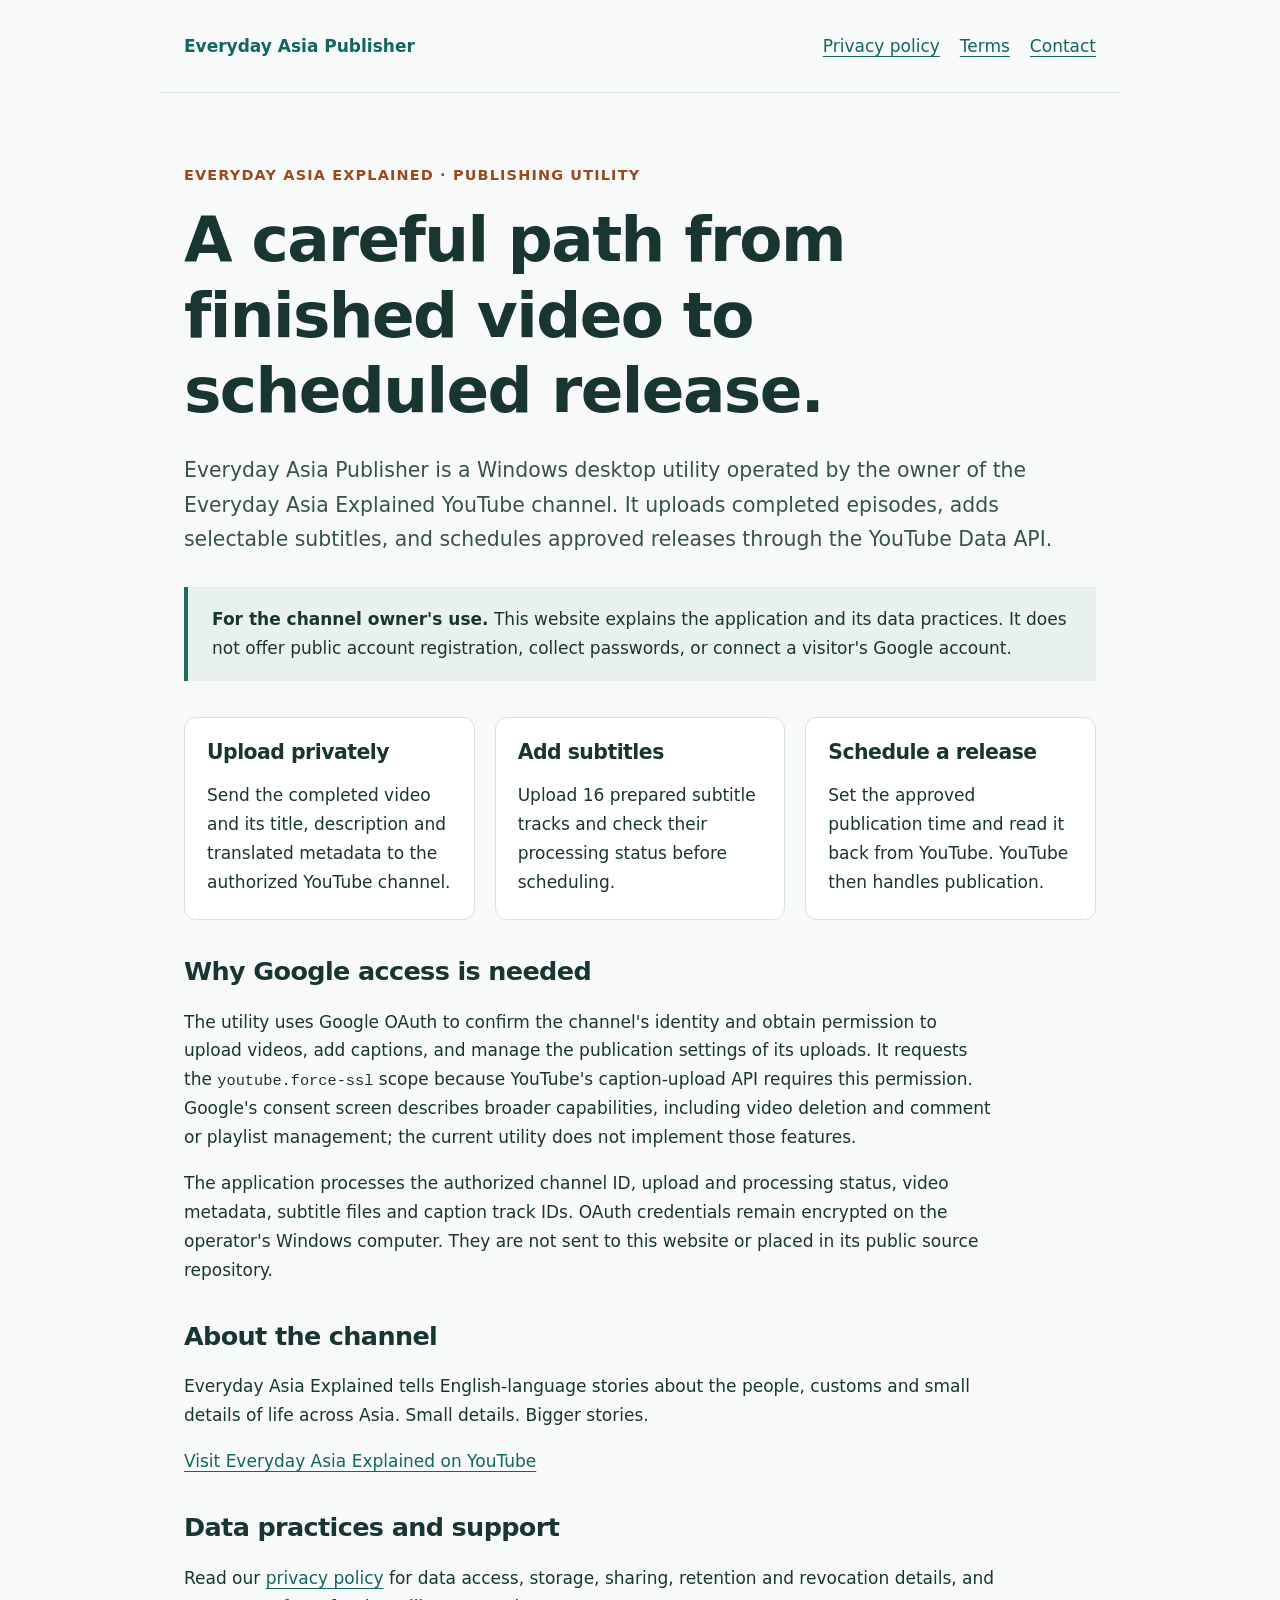
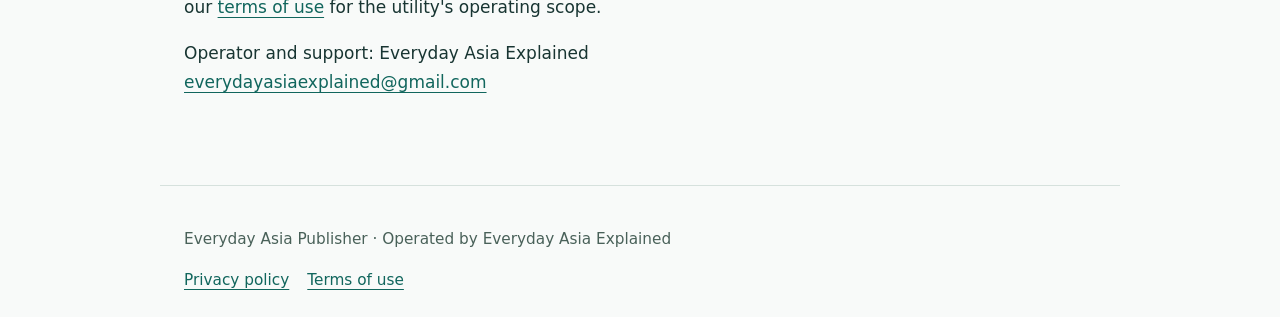
<file: index.html>
<!doctype html><html lang="en"><head><meta charset="utf-8"><meta name="viewport" content="width=device-width,initial-scale=1"><meta name="description" content="Everyday Asia Publisher is the channel owner's desktop utility for uploading videos, adding multilingual subtitles and scheduling YouTube releases."><title>Everyday Asia Publisher</title><link rel="stylesheet" href="style.css"><meta name="google-site-verification" content="k_DzpJielm5adhFmx6fTHVjOM-BO5rkBKb2INfH-TQ8" /></head><body><a class="skip" href="#main">Skip to content</a><header><a href="./">Everyday Asia Publisher</a><nav aria-label="Main navigation"><a href="privacy.html">Privacy policy</a><a href="terms.html">Terms</a><a href="mailto:everydayasiaexplained@gmail.com">Contact</a></nav></header><main id="main"><p class="eyebrow">Everyday Asia Explained · Publishing utility</p><h1>A careful path from finished video to scheduled release.</h1><p class="intro">Everyday Asia Publisher is a Windows desktop utility operated by the owner of the Everyday Asia Explained YouTube channel. It uploads completed episodes, adds selectable subtitles, and schedules approved releases through the YouTube Data API.</p><div class="panel"><strong>For the channel owner's use.</strong> This website explains the application and its data practices. It does not offer public account registration, collect passwords, or connect a visitor's Google account.</div><div class="grid"><section><h2>Upload privately</h2><p>Send the completed video and its title, description and translated metadata to the authorized YouTube channel.</p></section><section><h2>Add subtitles</h2><p>Upload 16 prepared subtitle tracks and check their processing status before scheduling.</p></section><section><h2>Schedule a release</h2><p>Set the approved publication time and read it back from YouTube. YouTube then handles publication.</p></section></div><h2>Why Google access is needed</h2><p>The utility uses Google OAuth to confirm the channel's identity and obtain permission to upload videos, add captions, and manage the publication settings of its uploads. It requests the <code>youtube.force-ssl</code> scope because YouTube's caption-upload API requires this permission. Google's consent screen describes broader capabilities, including video deletion and comment or playlist management; the current utility does not implement those features.</p><p>The application processes the authorized channel ID, upload and processing status, video metadata, subtitle files and caption track IDs. OAuth credentials remain encrypted on the operator's Windows computer. They are not sent to this website or placed in its public source repository.</p><h2>About the channel</h2><p>Everyday Asia Explained tells English-language stories about the people, customs and small details of life across Asia. Small details. Bigger stories.</p><p><a href="https://www.youtube.com/@EverydayAsiaExplained">Visit Everyday Asia Explained on YouTube</a></p><h2>Data practices and support</h2><p>Read our <a href="privacy.html">privacy policy</a> for data access, storage, sharing, retention and revocation details, and our <a href="terms.html">terms of use</a> for the utility's operating scope.</p><p>Operator and support: Everyday Asia Explained<br><a href="mailto:everydayasiaexplained@gmail.com">everydayasiaexplained@gmail.com</a></p></main><footer><p>Everyday Asia Publisher · Operated by Everyday Asia Explained</p><a href="privacy.html">Privacy policy</a><a href="terms.html">Terms of use</a></footer></body></html>
</file>
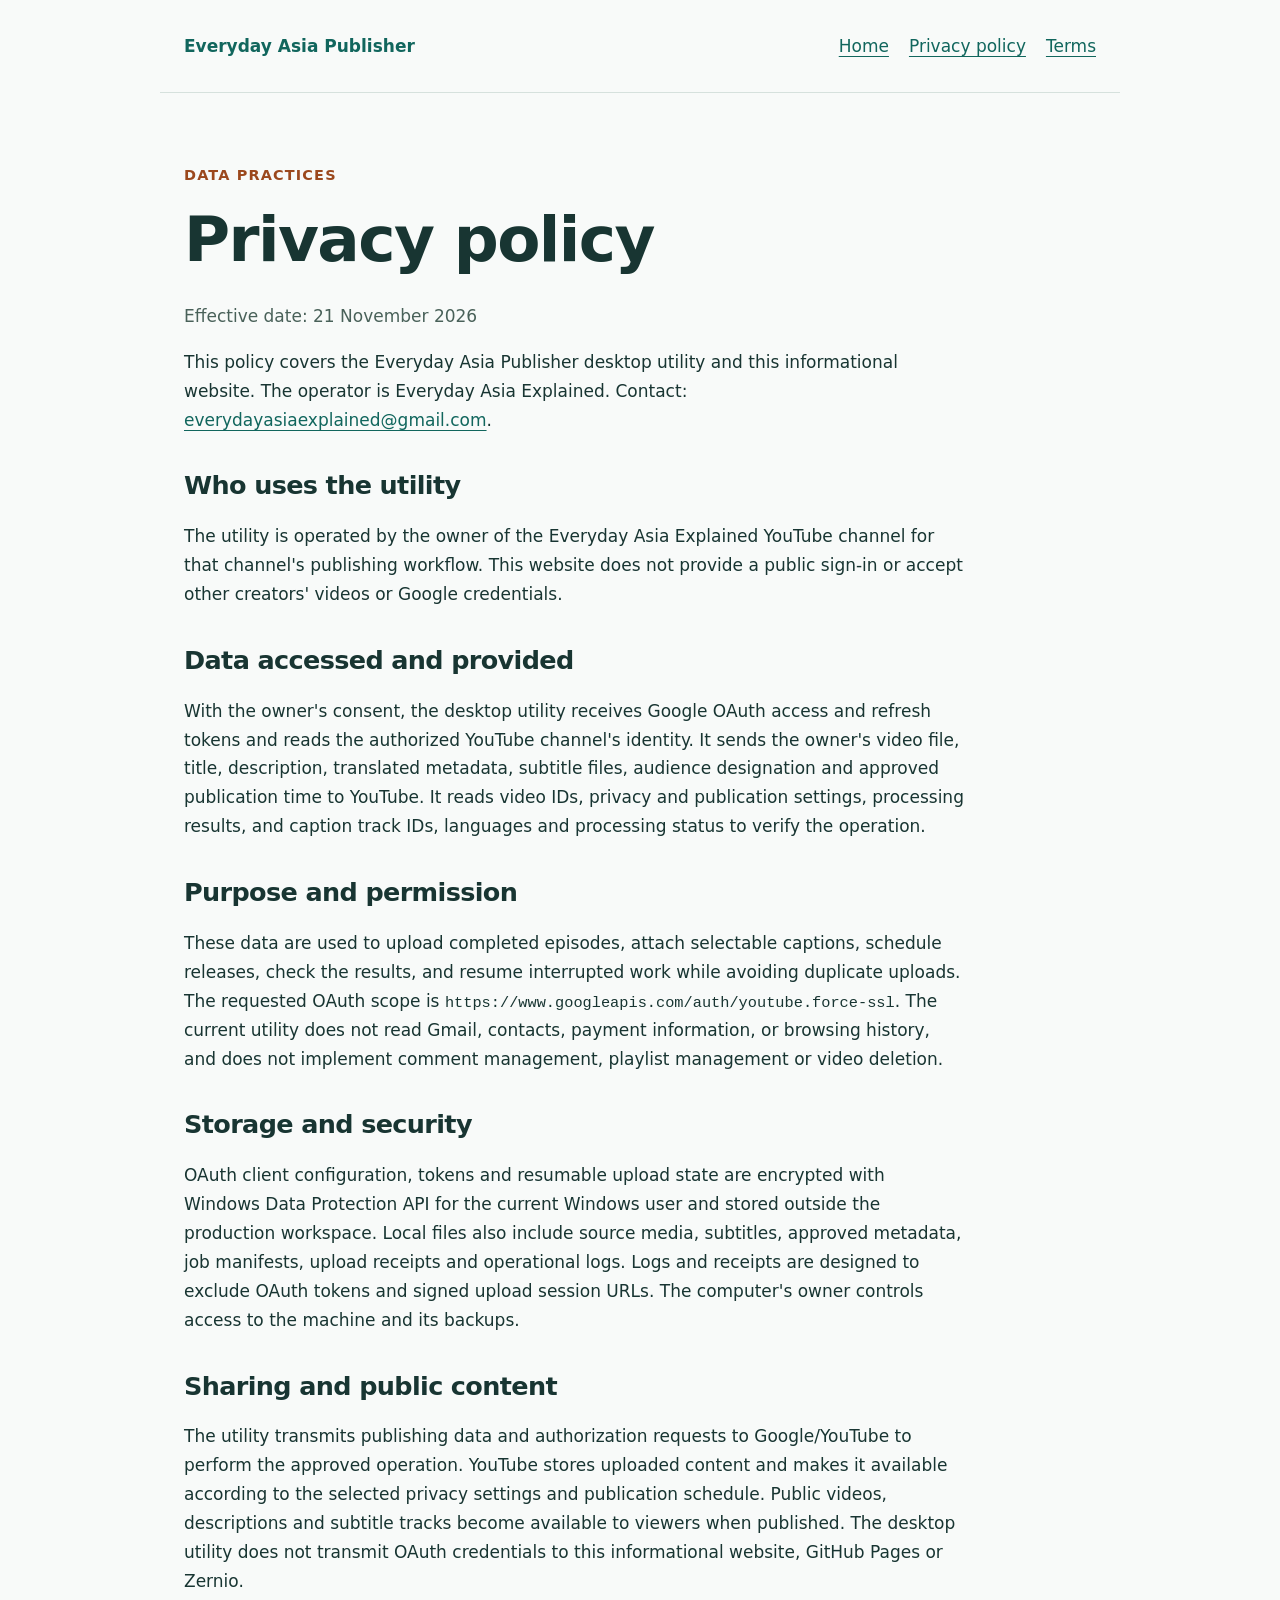
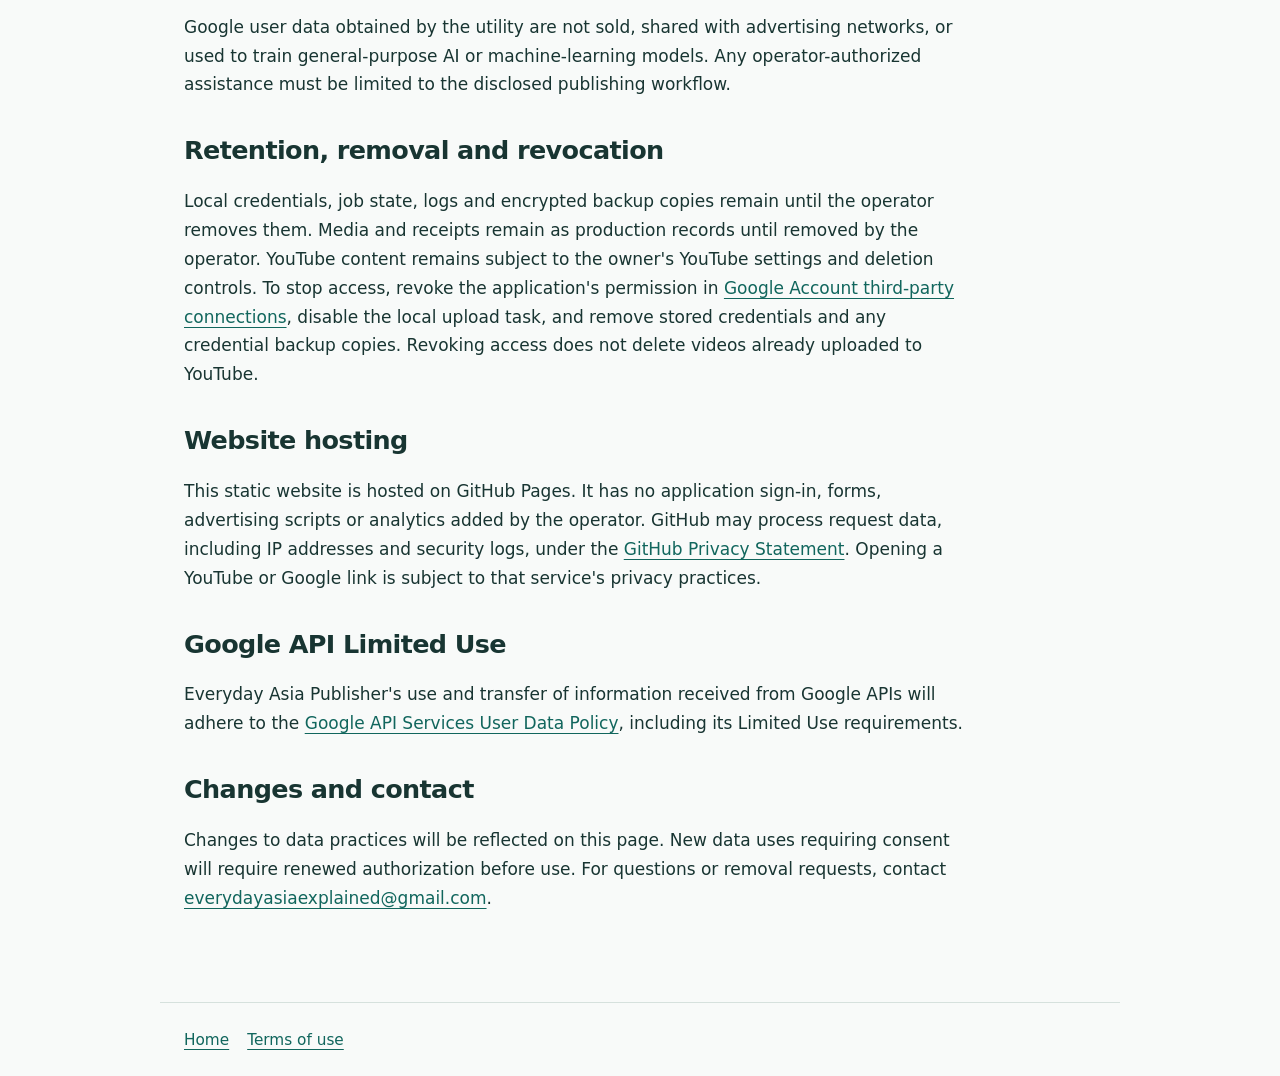
<file: privacy.html>
<!doctype html><html lang="en"><head><meta charset="utf-8"><meta name="viewport" content="width=device-width,initial-scale=1"><title>Privacy policy · Everyday Asia Publisher</title><link rel="stylesheet" href="style.css"></head><body><a class="skip" href="#main">Skip to content</a><header><a href="./">Everyday Asia Publisher</a><nav aria-label="Main navigation"><a href="./">Home</a><a href="privacy.html" aria-current="page">Privacy policy</a><a href="terms.html">Terms</a></nav></header><main id="main"><article><p class="eyebrow">Data practices</p><h1>Privacy policy</h1><p class="date">Effective date: 21 November 2026</p><p>This policy covers the Everyday Asia Publisher desktop utility and this informational website. The operator is Everyday Asia Explained. Contact: <a href="mailto:everydayasiaexplained@gmail.com">everydayasiaexplained@gmail.com</a>.</p><h2>Who uses the utility</h2><p>The utility is operated by the owner of the Everyday Asia Explained YouTube channel for that channel's publishing workflow. This website does not provide a public sign-in or accept other creators' videos or Google credentials.</p><h2>Data accessed and provided</h2><p>With the owner's consent, the desktop utility receives Google OAuth access and refresh tokens and reads the authorized YouTube channel's identity. It sends the owner's video file, title, description, translated metadata, subtitle files, audience designation and approved publication time to YouTube. It reads video IDs, privacy and publication settings, processing results, and caption track IDs, languages and processing status to verify the operation.</p><h2>Purpose and permission</h2><p>These data are used to upload completed episodes, attach selectable captions, schedule releases, check the results, and resume interrupted work while avoiding duplicate uploads. The requested OAuth scope is <code>https://www.googleapis.com/auth/youtube.force-ssl</code>. The current utility does not read Gmail, contacts, payment information, or browsing history, and does not implement comment management, playlist management or video deletion.</p><h2>Storage and security</h2><p>OAuth client configuration, tokens and resumable upload state are encrypted with Windows Data Protection API for the current Windows user and stored outside the production workspace. Local files also include source media, subtitles, approved metadata, job manifests, upload receipts and operational logs. Logs and receipts are designed to exclude OAuth tokens and signed upload session URLs. The computer's owner controls access to the machine and its backups.</p><h2>Sharing and public content</h2><p>The utility transmits publishing data and authorization requests to Google/YouTube to perform the approved operation. YouTube stores uploaded content and makes it available according to the selected privacy settings and publication schedule. Public videos, descriptions and subtitle tracks become available to viewers when published. The desktop utility does not transmit OAuth credentials to this informational website, GitHub Pages or Zernio.</p><p>Google user data obtained by the utility are not sold, shared with advertising networks, or used to train general-purpose AI or machine-learning models. Any operator-authorized assistance must be limited to the disclosed publishing workflow.</p><h2>Retention, removal and revocation</h2><p>Local credentials, job state, logs and encrypted backup copies remain until the operator removes them. Media and receipts remain as production records until removed by the operator. YouTube content remains subject to the owner's YouTube settings and deletion controls. To stop access, revoke the application's permission in <a href="https://myaccount.google.com/connections">Google Account third-party connections</a>, disable the local upload task, and remove stored credentials and any credential backup copies. Revoking access does not delete videos already uploaded to YouTube.</p><h2>Website hosting</h2><p>This static website is hosted on GitHub Pages. It has no application sign-in, forms, advertising scripts or analytics added by the operator. GitHub may process request data, including IP addresses and security logs, under the <a href="https://docs.github.com/en/site-policy/privacy-policies/github-general-privacy-statement">GitHub Privacy Statement</a>. Opening a YouTube or Google link is subject to that service's privacy practices.</p><h2>Google API Limited Use</h2><p>Everyday Asia Publisher's use and transfer of information received from Google APIs will adhere to the <a href="https://developers.google.com/terms/api-services-user-data-policy">Google API Services User Data Policy</a>, including its Limited Use requirements.</p><h2>Changes and contact</h2><p>Changes to data practices will be reflected on this page. New data uses requiring consent will require renewed authorization before use. For questions or removal requests, contact <a href="mailto:everydayasiaexplained@gmail.com">everydayasiaexplained@gmail.com</a>.</p></article></main><footer><a href="./">Home</a><a href="terms.html">Terms of use</a></footer></body></html>
</file>
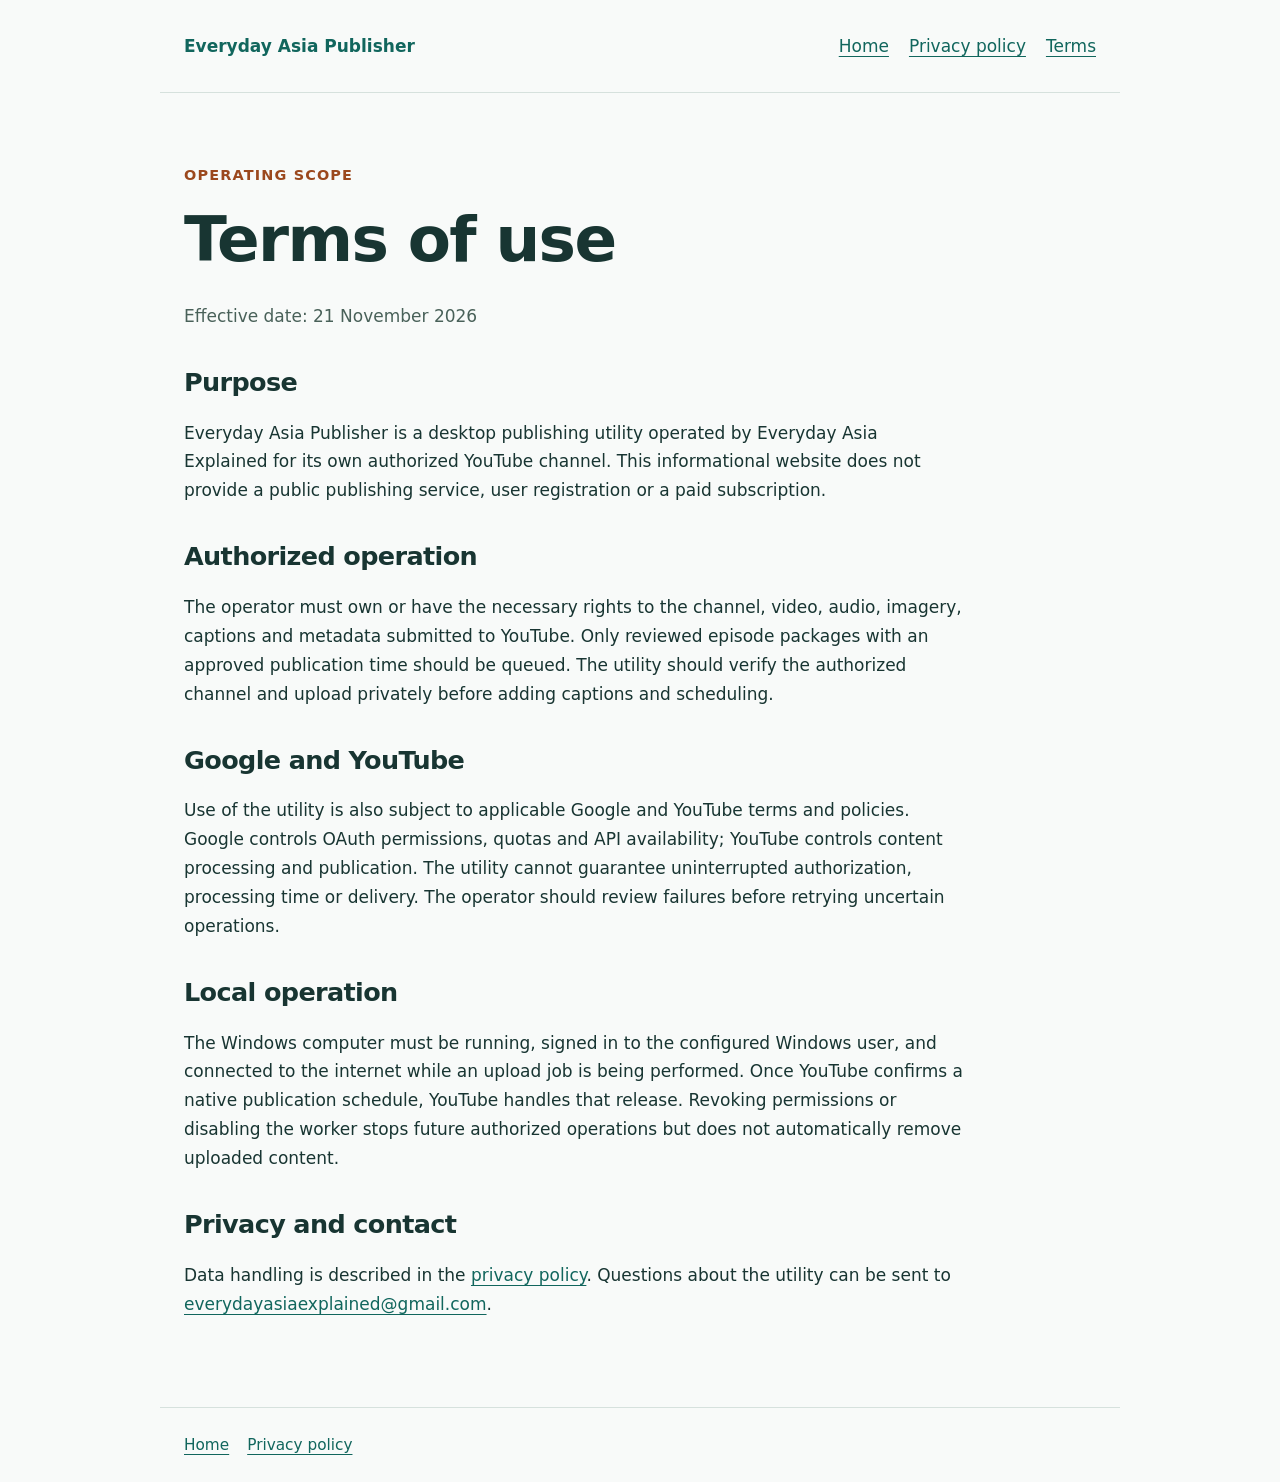
<file: terms.html>
<!doctype html><html lang="en"><head><meta charset="utf-8"><meta name="viewport" content="width=device-width,initial-scale=1"><title>Terms of use · Everyday Asia Publisher</title><link rel="stylesheet" href="style.css"></head><body><a class="skip" href="#main">Skip to content</a><header><a href="./">Everyday Asia Publisher</a><nav aria-label="Main navigation"><a href="./">Home</a><a href="privacy.html">Privacy policy</a><a href="terms.html" aria-current="page">Terms</a></nav></header><main id="main"><article><p class="eyebrow">Operating scope</p><h1>Terms of use</h1><p class="date">Effective date: 21 November 2026</p><h2>Purpose</h2><p>Everyday Asia Publisher is a desktop publishing utility operated by Everyday Asia Explained for its own authorized YouTube channel. This informational website does not provide a public publishing service, user registration or a paid subscription.</p><h2>Authorized operation</h2><p>The operator must own or have the necessary rights to the channel, video, audio, imagery, captions and metadata submitted to YouTube. Only reviewed episode packages with an approved publication time should be queued. The utility should verify the authorized channel and upload privately before adding captions and scheduling.</p><h2>Google and YouTube</h2><p>Use of the utility is also subject to applicable Google and YouTube terms and policies. Google controls OAuth permissions, quotas and API availability; YouTube controls content processing and publication. The utility cannot guarantee uninterrupted authorization, processing time or delivery. The operator should review failures before retrying uncertain operations.</p><h2>Local operation</h2><p>The Windows computer must be running, signed in to the configured Windows user, and connected to the internet while an upload job is being performed. Once YouTube confirms a native publication schedule, YouTube handles that release. Revoking permissions or disabling the worker stops future authorized operations but does not automatically remove uploaded content.</p><h2>Privacy and contact</h2><p>Data handling is described in the <a href="privacy.html">privacy policy</a>. Questions about the utility can be sent to <a href="mailto:everydayasiaexplained@gmail.com">everydayasiaexplained@gmail.com</a>.</p></article></main><footer><a href="./">Home</a><a href="privacy.html">Privacy policy</a></footer></body></html>
</file>
<file: style.css>
:root{font-family:system-ui,-apple-system,BlinkMacSystemFont,"Segoe UI",sans-serif;color:#183532;background:#f8faf9;font-size:17px;line-height:1.7}*{box-sizing:border-box}body{margin:0}a{color:#11665d;text-underline-offset:4px}a:hover{text-decoration-thickness:2px}a:focus-visible{outline:3px solid #b85c28;outline-offset:4px}header,main,footer{max-width:960px;margin:auto;padding:24px}header{display:flex;justify-content:space-between;gap:24px;align-items:center;border-bottom:1px solid #d6e1dd}header>a{font-weight:750;text-decoration:none}nav{display:flex;gap:20px;flex-wrap:wrap}nav a{display:inline-flex;min-height:44px;align-items:center}main{padding-top:56px;padding-bottom:72px}h1,h2{line-height:1.2;letter-spacing:-.025em}h1{font-size:clamp(2.2rem,6vw,3.7rem);max-width:800px;margin:12px 0 24px}h2{font-size:1.5rem;margin-top:36px}p,li{max-width:75ch}.eyebrow{color:#9b481d;font-weight:700;font-size:.85rem;letter-spacing:.08em;text-transform:uppercase}.intro{font-size:1.2rem;color:#37524b}.panel{background:#e9f1ed;border-left:4px solid #1c6b5e;padding:18px 24px;margin:30px 0}.grid{display:grid;grid-template-columns:repeat(3,1fr);gap:20px;margin:36px 0}.grid section{background:white;border:1px solid #d6e1dd;padding:22px;border-radius:12px}.grid h2{margin-top:0;font-size:1.2rem}.grid p{margin-bottom:0}code{font-size:.9em;overflow-wrap:anywhere}footer{font-size:.9rem;border-top:1px solid #d6e1dd;color:#496159}footer a{margin-right:18px}.skip{position:absolute;top:-80px;left:12px;background:white;padding:12px}.skip:focus{top:10px}article{max-width:780px}.date{color:#496159}@media(max-width:650px){header{display:block}.grid{grid-template-columns:1fr}main{padding-top:32px}nav{gap:16px;margin-top:12px}}
</file>
